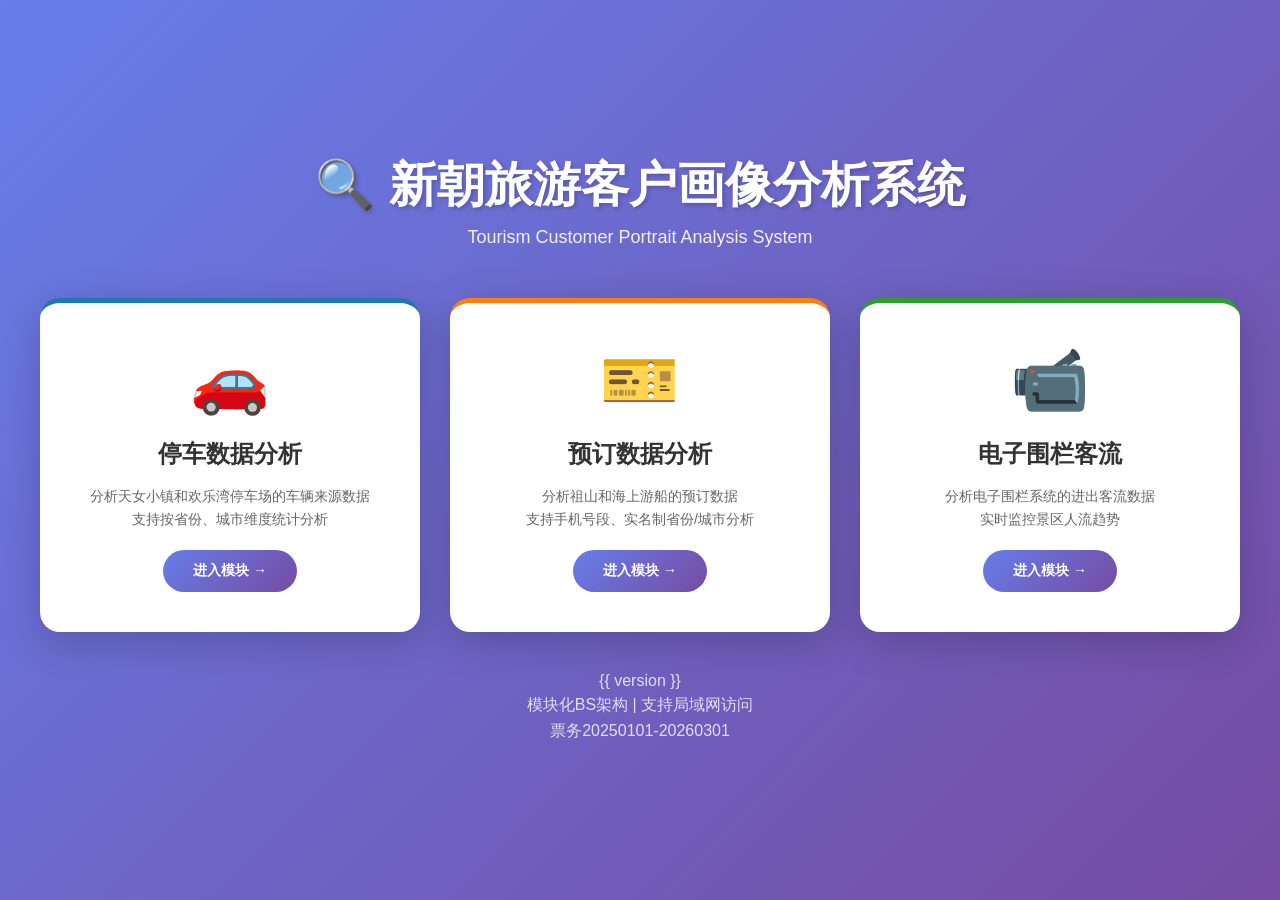
<file: templates/index_modular.html>
<!DOCTYPE html>
<html lang="zh-CN">
<head>
    <meta charset="UTF-8">
    <meta name="viewport" content="width=device-width, initial-scale=1.0">
    <title>新朝旅游客户画像分析系统</title>
    <style>
        * {
            margin: 0;
            padding: 0;
            box-sizing: border-box;
        }
        
        body {
            font-family: 'Microsoft YaHei', 'Segoe UI', sans-serif;
            background: linear-gradient(135deg, #667eea 0%, #764ba2 100%);
            min-height: 100vh;
            display: flex;
            align-items: center;
            justify-content: center;
            padding: 20px;
        }
        
        .container {
            max-width: 1200px;
            width: 100%;
        }
        
        .header {
            text-align: center;
            color: white;
            margin-bottom: 50px;
        }
        
        .header h1 {
            font-size: 48px;
            margin-bottom: 10px;
            text-shadow: 2px 2px 4px rgba(0,0,0,0.2);
        }
        
        .header p {
            font-size: 18px;
            opacity: 0.9;
        }
        
        .modules-grid {
            display: grid;
            grid-template-columns: repeat(auto-fit, minmax(300px, 1fr));
            gap: 30px;
            margin-bottom: 40px;
        }
        
        .module-card {
            background: white;
            border-radius: 20px;
            padding: 40px 30px;
            text-align: center;
            box-shadow: 0 10px 40px rgba(0,0,0,0.2);
            transition: all 0.3s ease;
            cursor: pointer;
            text-decoration: none;
            color: inherit;
            display: block;
        }
        
        .module-card:hover {
            transform: translateY(-10px);
            box-shadow: 0 15px 50px rgba(0,0,0,0.3);
        }
        
        .module-icon {
            font-size: 64px;
            margin-bottom: 20px;
        }
        
        .module-title {
            font-size: 24px;
            font-weight: bold;
            margin-bottom: 15px;
            color: #333;
        }
        
        .module-desc {
            font-size: 14px;
            color: #666;
            line-height: 1.6;
            margin-bottom: 20px;
        }
        
        .module-btn {
            display: inline-block;
            padding: 12px 30px;
            background: linear-gradient(135deg, #667eea 0%, #764ba2 100%);
            color: white;
            border-radius: 25px;
            font-size: 14px;
            font-weight: 600;
            transition: all 0.3s ease;
        }
        
        .module-card:hover .module-btn {
            transform: scale(1.05);
        }
        
        .parking-card {
            border-top: 5px solid #1f77b4;
        }
        
        .booking-card {
            border-top: 5px solid #ff7f0e;
        }
        
        .dzwl-card {
            border-top: 5px solid #2ca02c;
        }
        
        .footer {
            text-align: center;
            color: white;
            opacity: 0.8;
            margin-top: 40px;
        }
        
        .footer p {
            margin: 5px 0;
        }
        
        @media (max-width: 768px) {
            .header h1 {
                font-size: 32px;
            }
            
            .modules-grid {
                grid-template-columns: 1fr;
            }
        }
    </style>
</head>
<body>
    <div class="container">
        <div class="header">
            <h1>🔍 新朝旅游客户画像分析系统</h1>
            <p>Tourism Customer Portrait Analysis System</p>
        </div>
        
        <div class="modules-grid">
            <a href="/parking" class="module-card parking-card">
                <div class="module-icon">🚗</div>
                <div class="module-title">停车数据分析</div>
                <div class="module-desc">
                    分析天女小镇和欢乐湾停车场的车辆来源数据<br>
                    支持按省份、城市维度统计分析
                </div>
                <div class="module-btn">进入模块 →</div>
            </a>
            
            <a href="/booking" class="module-card booking-card">
                <div class="module-icon">🎫</div>
                <div class="module-title">预订数据分析</div>
                <div class="module-desc">
                    分析祖山和海上游船的预订数据<br>
                    支持手机号段、实名制省份/城市分析
                </div>
                <div class="module-btn">进入模块 →</div>
            </a>
            
            <a href="/dzwl" class="module-card dzwl-card">
                <div class="module-icon">📹</div>
                <div class="module-title">电子围栏客流</div>
                <div class="module-desc">
                    分析电子围栏系统的进出客流数据<br>
                    实时监控景区人流趋势
                </div>
                <div class="module-btn">进入模块 →</div>
            </a>
        </div>
        
        <div class="footer">
            <p>{{ version }}</p>
            <p>模块化BS架构 | 支持局域网访问</p>
            <p>票务20250101-20260301 </p>
        </div>
    </div>
</body>
</html>
</file>
